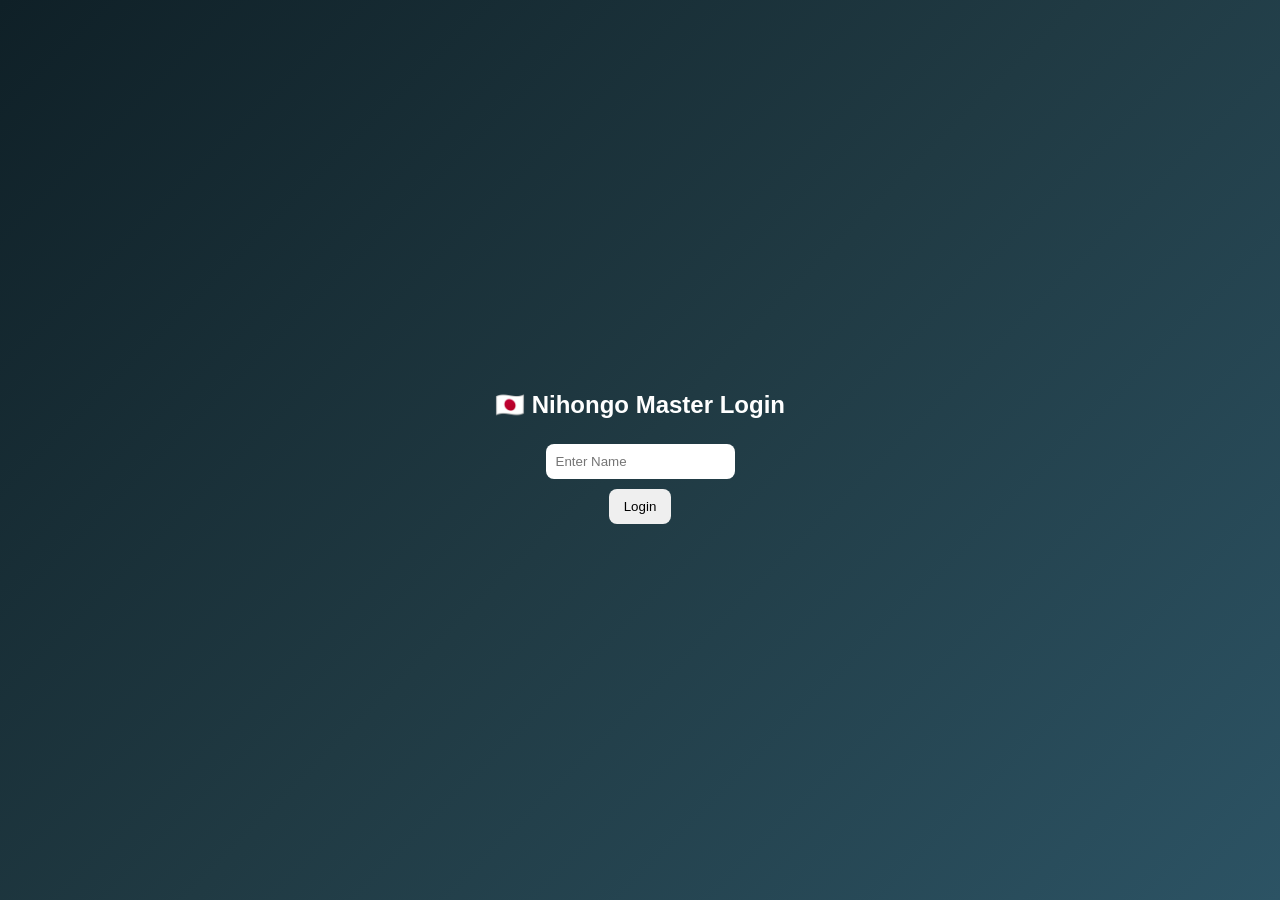
<file: nihongozen/index.html>
<!DOCTYPE html>
<html lang="en">
<head>
<meta charset="UTF-8">
<title>Nihongo Master Pro</title>
<meta name="viewport" content="width=device-width, initial-scale=1.0">

<style>
body{
margin:0;
font-family:Arial;
background:linear-gradient(135deg,#0f2027,#203a43,#2c5364);
color:white;
}

.hidden{display:none;}

.center{
display:flex;
justify-content:center;
align-items:center;
height:100vh;
flex-direction:column;
}

input{
padding:10px;
margin:5px;
border-radius:8px;
border:none;
}

button{
padding:10px 15px;
border:none;
border-radius:8px;
cursor:pointer;
margin:5px;
}

.card{
background:rgba(255,255,255,0.1);
padding:15px;
margin:10px;
border-radius:12px;
cursor:pointer;
}

.container{
padding:15px;
}

.progress{
background:#444;
border-radius:10px;
overflow:hidden;
height:15px;
width:100%;
}

.bar{
height:15px;
background:limegreen;
width:0%;
}

</style>
</head>

<body>

<!-- LOGIN -->
<div id="loginPage" class="center">
<h2>🇯🇵 Nihongo Master Login</h2>
<input id="user" placeholder="Enter Name">
<button onclick="login()">Login</button>
</div>

<!-- DASHBOARD -->
<div id="dashboard" class="hidden container">

<h2>Welcome, <span id="name"></span> 👤</h2>

<div class="card" onclick="openCourse()">📘 Start N5–N1 Learning</div>
<div class="card" onclick="openKanji()">🈶 Kanji Practice</div>

<h3>📊 Progress</h3>
<div class="progress">
<div id="bar" class="bar"></div>
</div>

<button onclick="logout()">Logout</button>
</div>

<!-- COURSE -->
<div id="course" class="hidden container">
<h2>Japanese Learning</h2>

<p id="jp"></p>
<p id="en"></p>

<button onclick="next()">Next</button>
<button onclick="back()">Back</button>
</div>

<!-- KANJI -->
<div id="kanji" class="hidden container">
<h2>Kanji System 🈶</h2>

<p id="kdata"></p>

<button onclick="kanjiNext()">Next Kanji</button>
<button onclick="backDash()">Dashboard</button>
</div>

<script>

/* LOGIN */
function login(){
let name = document.getElementById("user").value;
if(name==="") return;

localStorage.setItem("user",name);
localStorage.setItem("progress",0);

showDashboard();
}

/* DASHBOARD */
function showDashboard(){
document.getElementById("loginPage").style.display="none";
document.getElementById("dashboard").style.display="block";

document.getElementById("name").innerText =
localStorage.getItem("user");

updateProgress();
}

function logout(){
localStorage.clear();
location.reload();
}

/* COURSE DATA */
let lessons=[
["私は学生です","I am a student"],
["水を飲みます","I drink water"],
["日本語を勉強します","I study Japanese"],
["映画を見ます","I watch movies"]
];

let i=0;

function openCourse(){
document.getElementById("dashboard").style.display="none";
document.getElementById("course").style.display="block";
showLesson();
}

function showLesson(){
document.getElementById("jp").innerText=lessons[i][0];
document.getElementById("en").innerText=lessons[i][1];
}

function next(){
i++;
if(i>=lessons.length) i=0;

let p = parseInt(localStorage.getItem("progress")||0);
p = Math.min(100,p+10);
localStorage.setItem("progress",p);

updateProgress();
showLesson();
}

function back(){
document.getElementById("course").style.display="none";
document.getElementById("dashboard").style.display="block";
}

/* PROGRESS */
function updateProgress(){
let p = localStorage.getItem("progress")||0;
document.getElementById("bar").style.width=p+"%";
}

/* KANJI SYSTEM (EXPANDABLE 1000+) */
let kanjiList=[];

/* generate structure for 1000+ system */
for(let x=1;x<=100;x++){
kanjiList.push({
k:"漢字 "+x,
m:"Meaning "+x
});
}

let k=0;

function openKanji(){
document.getElementById("dashboard").style.display="none";
document.getElementById("kanji").style.display="block";
showKanji();
}

function showKanji(){
document.getElementById("kdata").innerText =
kanjiList[k].k+" = "+kanjiList[k].m;
}

function kanjiNext(){
k++;
if(k>=kanjiList.length) k=0;
showKanji();
}

function backDash(){
document.getElementById("kanji").style.display="none";
document.getElementById("dashboard").style.display="block";
}

/* AUTO LOGIN CHECK */
if(localStorage.getItem("user")){
showDashboard();
}

</script>

</body>
</html>
</file>
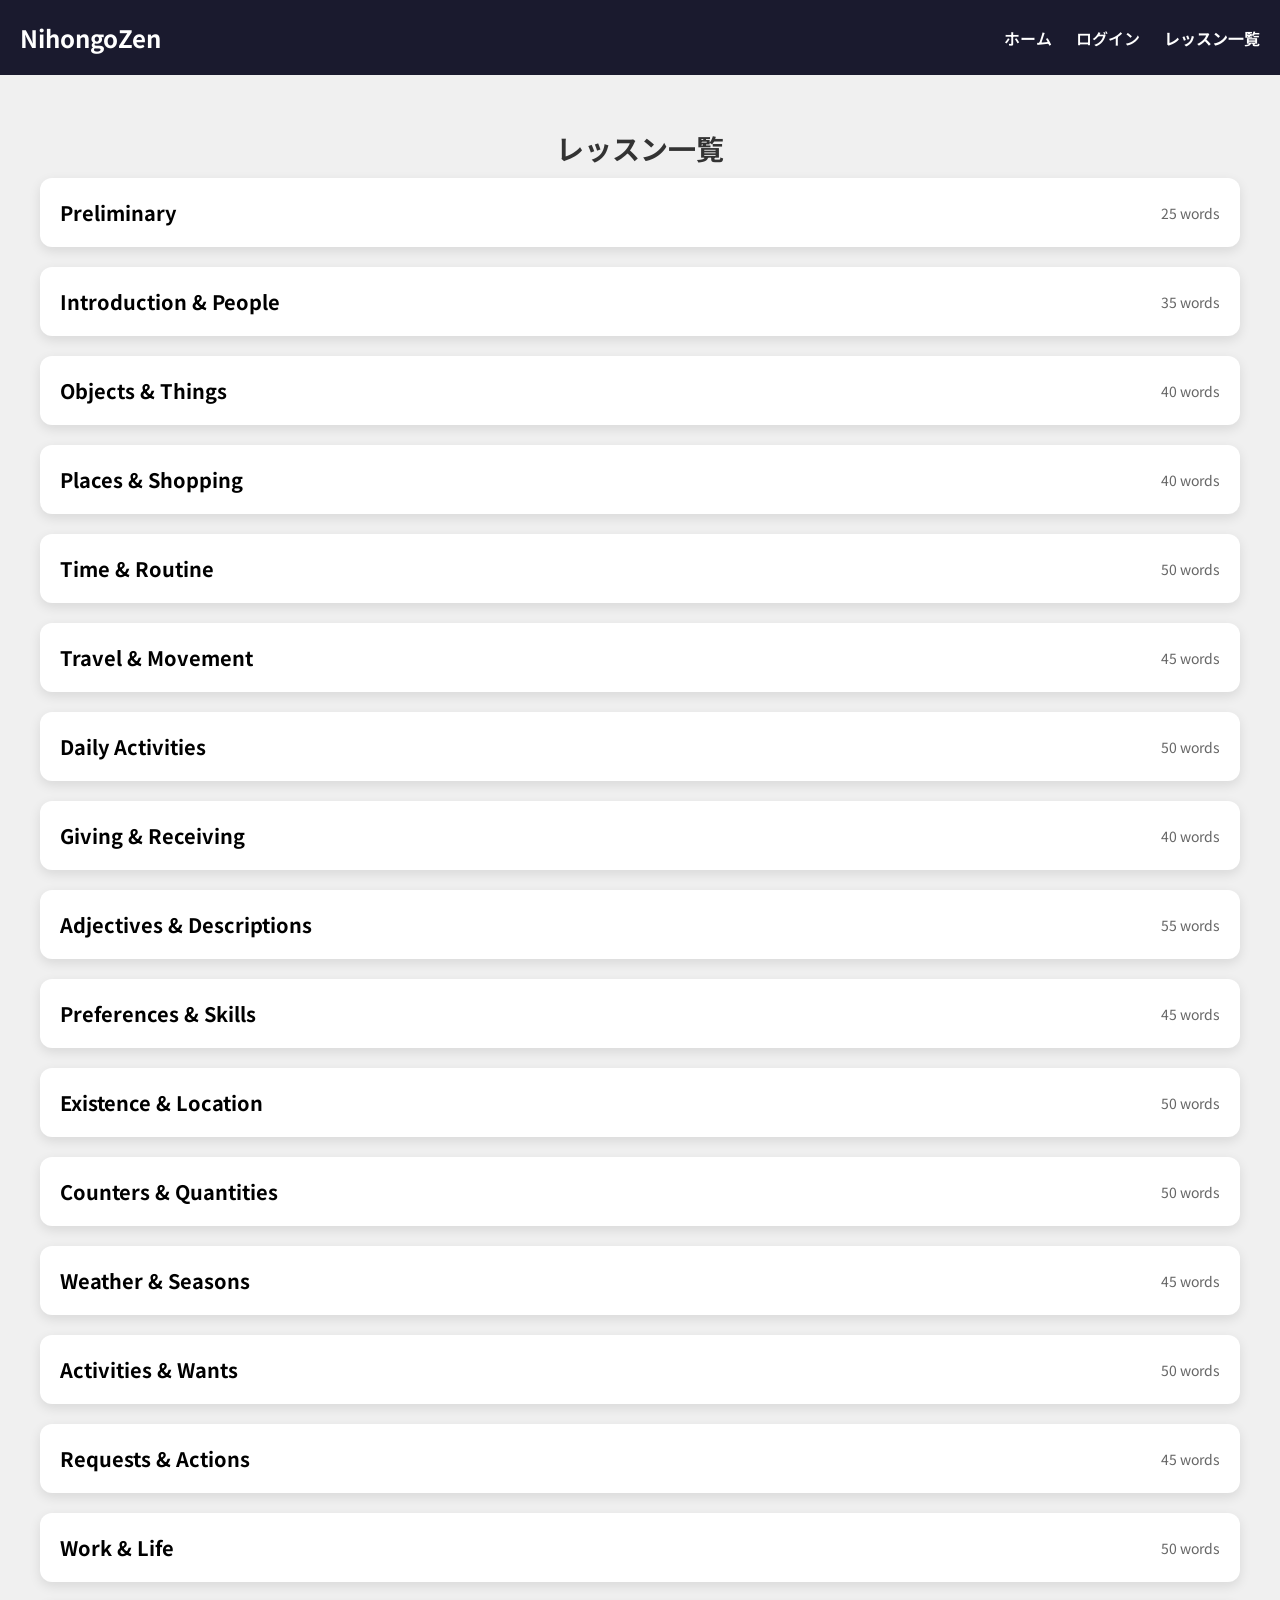
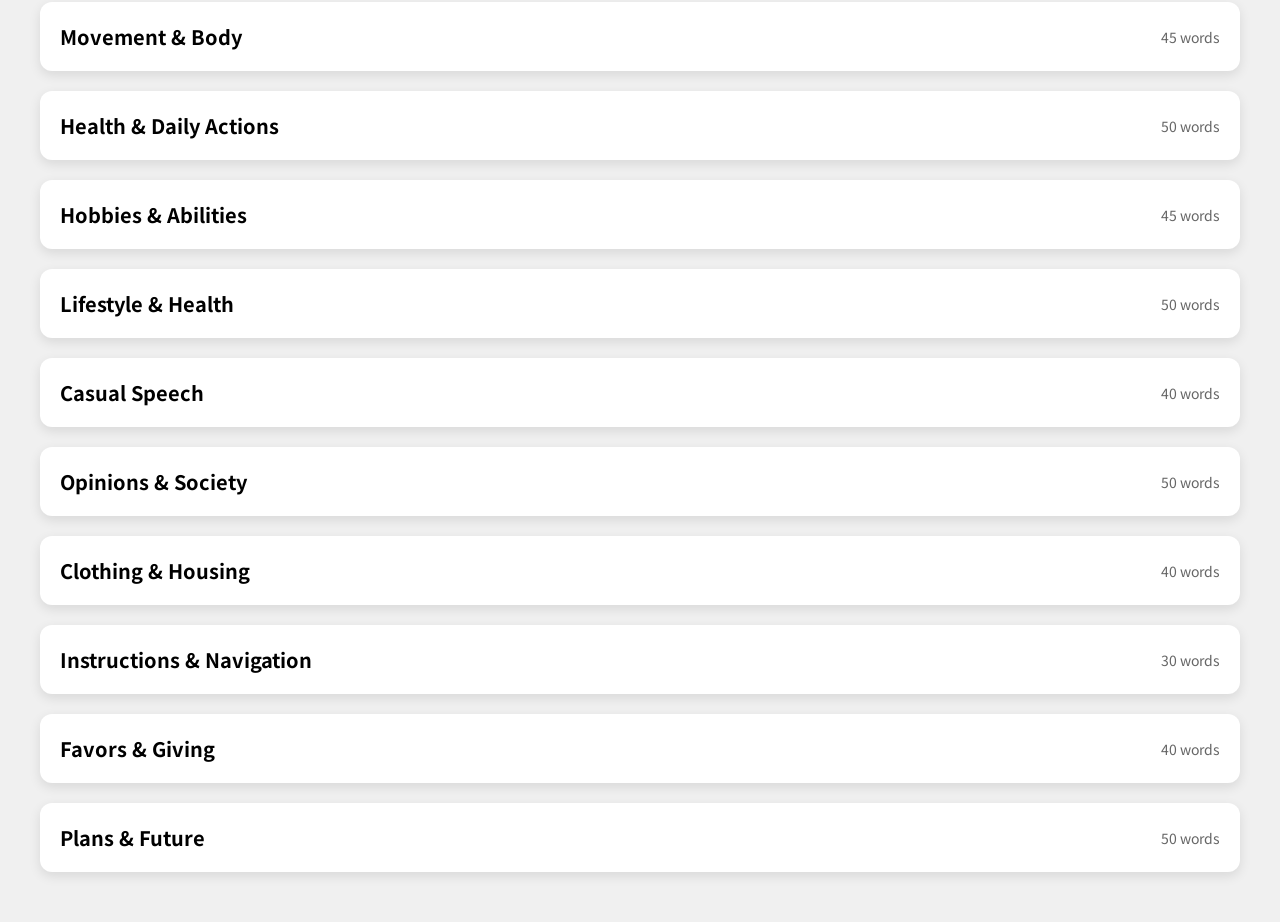
<file: lessons.html>
<!DOCTYPE html>
<html lang="ja">
<head>
<meta charset="UTF-8" />
<meta name="viewport" content="width=device-width, initial-scale=1.0" />
<title>NihongoZen - レッスン一覧</title>
<link rel="stylesheet" href="css/style.css" />
<!-- Google Fonts -->
<link href="https://fonts.googleapis.com/css2?family=Noto+Sans+JP&display=swap" rel="stylesheet" />
<style>
  body {
    font-family: 'Noto Sans JP', sans-serif;
    background: #f0f0f0;
    margin: 0; padding: 0;
  }
  header {
    background-color: #1A1A2E;
    padding: 20px;
    display: flex; justify-content: space-between; align-items: center;
    color: #fff;
  }
  header h1 { margin: 0; font-size: 24px; }
  header nav a { color: #fff; margin-left: 20px; text-decoration: none; font-weight: 600; }
  main { padding: 30px; max-width: 1200px; margin: auto; }
  h2 { font-size: 28px; margin-bottom: 10px; color: #333; }
  .lesson-card {
    background: #fff;
    border-radius: 12px;
    box-shadow: 0 4px 12px rgba(0,0,0,0.1);
    padding: 20px;
    margin-bottom: 20px;
    display: flex; justify-content: space-between; align-items: center;
    cursor: pointer; transition: all 0.2s;
  }
  .lesson-card:hover { box-shadow: 0 8px 20px rgba(0,0,0,0.2); transform: translateY(-2px); }
  .lesson-title { font-size: 20px; font-weight: 700; }
  .lesson-info { font-size: 14px; color: #666; }
  .lesson-count { font-weight: 600; color: #444; }
</style>
</head>
<body>

<header>
  <h1>NihongoZen</h1>
  <nav>
    <a href="index.html">ホーム</a>
    <a href="login.html">ログイン</a>
    <a href="lessons.html" style="font-weight: bold;">レッスン一覧</a>
  </nav>
</header>

<main>
<h2>レッスン一覧</h2>
<div id="lessons-container"></div>
</main>

<script>
  const lessons = [
    { lesson: 0, title: "Preliminary", vocabCount: 25 },
    { lesson: 1, title: "Introduction & People", vocabCount: 35 },
    { lesson: 2, title: "Objects & Things", vocabCount: 40 },
    { lesson: 3, title: "Places & Shopping", vocabCount: 40 },
    { lesson: 4, title: "Time & Routine", vocabCount: 50 },
    { lesson: 5, title: "Travel & Movement", vocabCount: 45 },
    { lesson: 6, title: "Daily Activities", vocabCount: 50 },
    { lesson: 7, title: "Giving & Receiving", vocabCount: 40 },
    { lesson: 8, title: "Adjectives & Descriptions", vocabCount: 55 },
    { lesson: 9, title: "Preferences & Skills", vocabCount: 45 },
    { lesson: 10, title: "Existence & Location", vocabCount: 50 },
    { lesson: 11, title: "Counters & Quantities", vocabCount: 50 },
    { lesson: 12, title: "Weather & Seasons", vocabCount: 45 },
    { lesson: 13, title: "Activities & Wants", vocabCount: 50 },
    { lesson: 14, title: "Requests & Actions", vocabCount: 45 },
    { lesson: 15, title: "Work & Life", vocabCount: 50 },
    { lesson: 16, title: "Movement & Body", vocabCount: 45 },
    { lesson: 17, title: "Health & Daily Actions", vocabCount: 50 },
    { lesson: 18, title: "Hobbies & Abilities", vocabCount: 45 },
    { lesson: 19, title: "Lifestyle & Health", vocabCount: 50 },
    { lesson: 20, title: "Casual Speech", vocabCount: 40 },
    { lesson: 21, title: "Opinions & Society", vocabCount: 50 },
    { lesson: 22, title: "Clothing & Housing", vocabCount: 40 },
    { lesson: 23, title: "Instructions & Navigation", vocabCount: 30 },
    { lesson: 24, title: "Favors & Giving", vocabCount: 40 },
    { lesson: 25, title: "Plans & Future", vocabCount: 50 }
  ];

  const container = document.getElementById('lessons-container');

  lessons.forEach(l => {
    const div = document.createElement('div');
    div.className = 'lesson-card';
    div.innerHTML = `
      <div class="lesson-title">${l.title}</div>
      <div class="lesson-info">${l.vocabCount} words</div>
    `;
    div.onclick = () => {
      location.href = `levels/n${l.lesson + 5}/vocabulary.html`; // Example link
    };
    container.appendChild(div);
  });
</script>

</body>
</html>
</file>
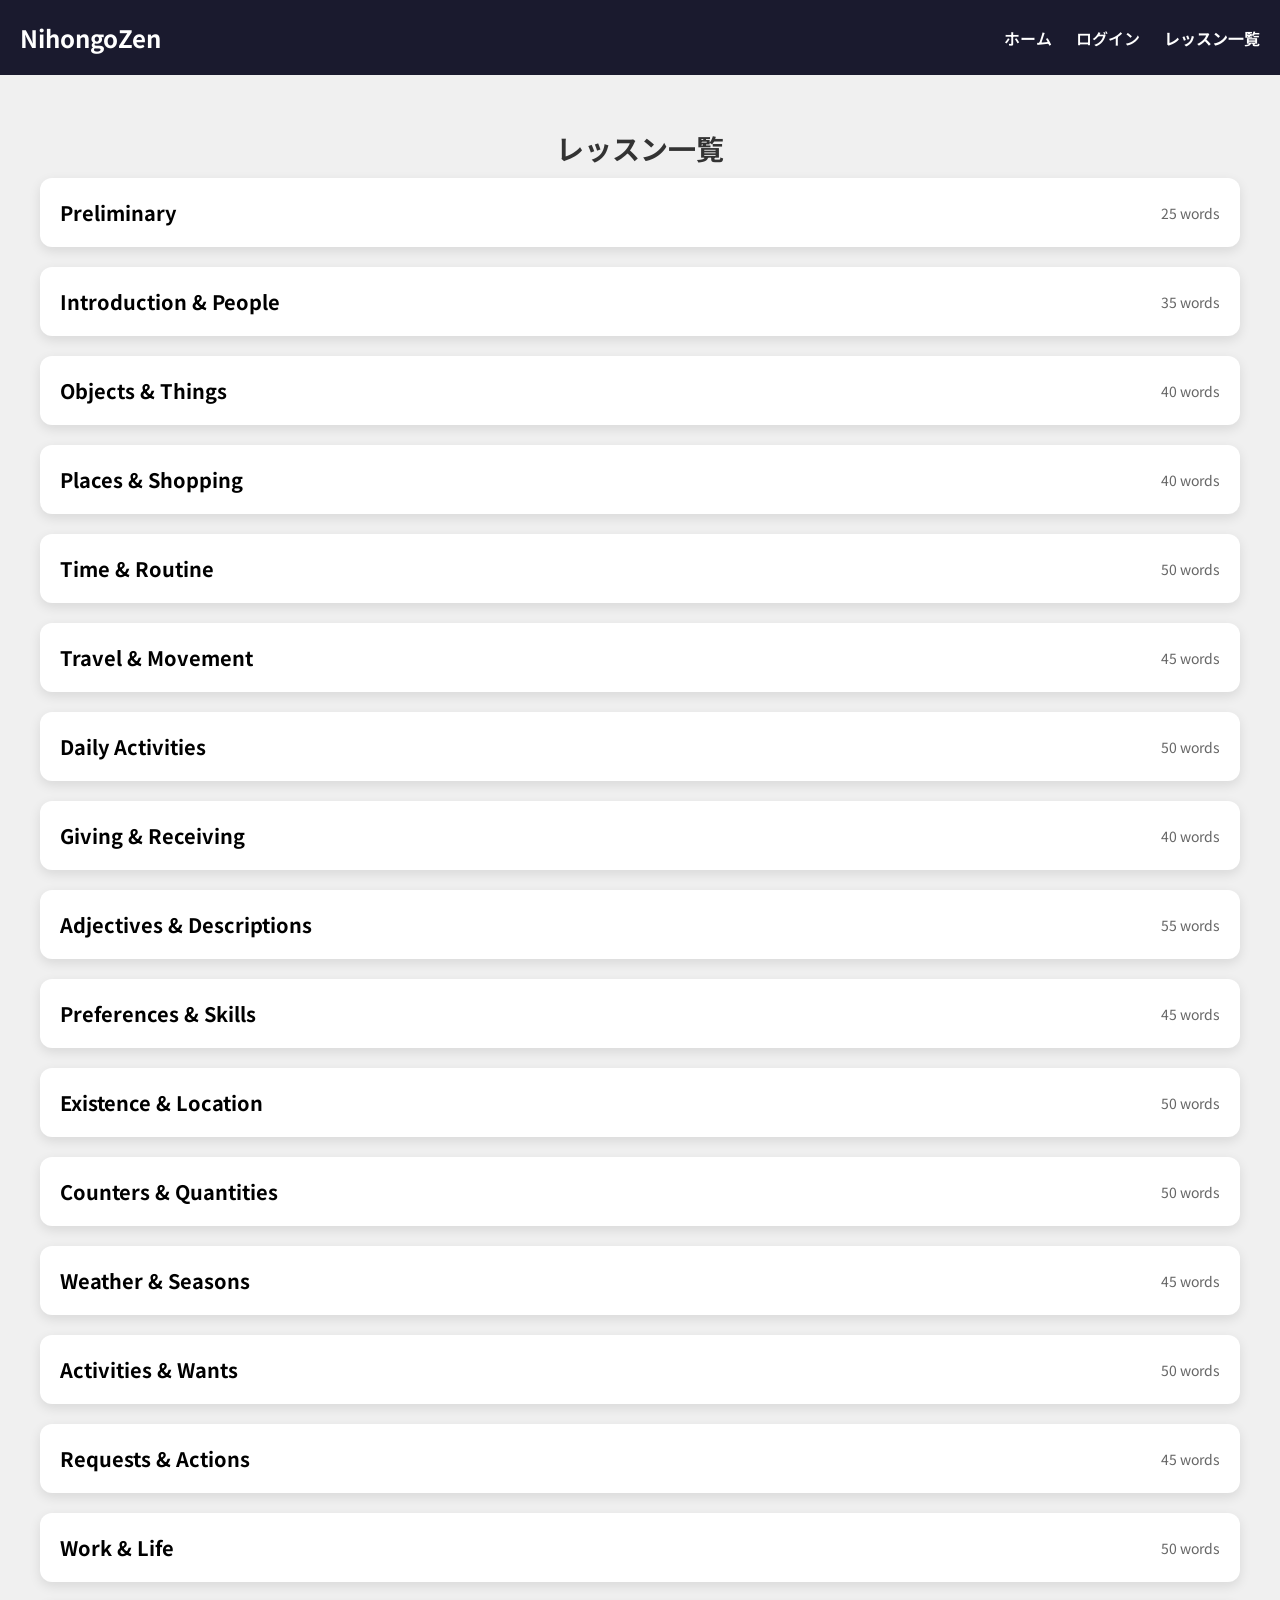
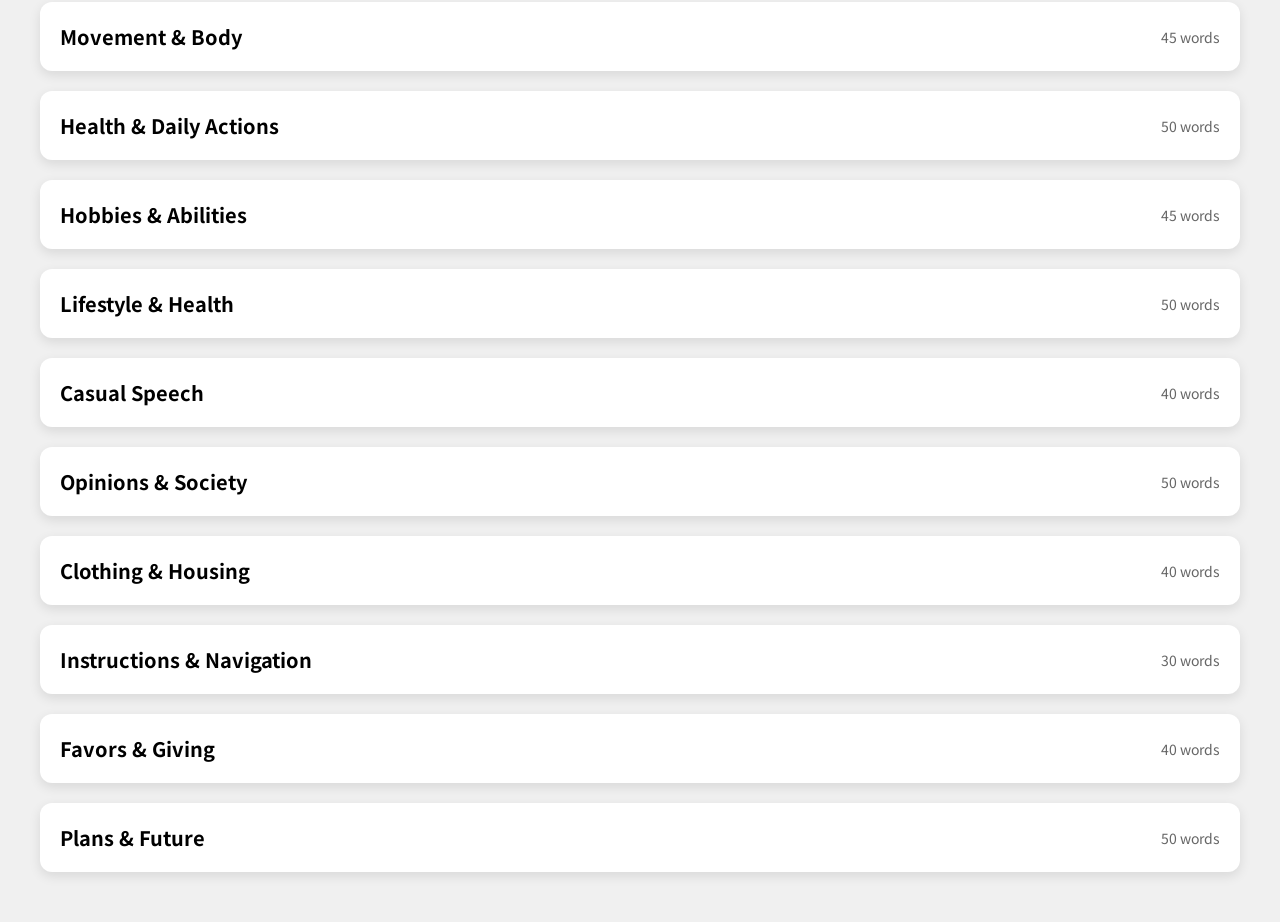
<file: Vocabulary.html>
<!DOCTYPE html>
<html lang="ja">
<head>
<meta charset="UTF-8" />
<meta name="viewport" content="width=device-width, initial-scale=1.0" />
<title>NihongoZen - レッスン一覧</title>
<link rel="stylesheet" href="css/style.css" />
<!-- Google Fonts -->
<link href="https://fonts.googleapis.com/css2?family=Noto+Sans+JP&display=swap" rel="stylesheet" />
<style>
  body {
    font-family: 'Noto Sans JP', sans-serif;
    background: #f0f0f0;
    margin: 0; padding: 0;
  }
  header {
    background-color: #1A1A2E;
    padding: 20px;
    display: flex; justify-content: space-between; align-items: center;
    color: #fff;
  }
  header h1 { margin: 0; font-size: 24px; }
  header nav a { color: #fff; margin-left: 20px; text-decoration: none; font-weight: 600; }
  main { padding: 30px; max-width: 1200px; margin: auto; }
  h2 { font-size: 28px; margin-bottom: 10px; color: #333; }
  .lesson-card {
    background: #fff;
    border-radius: 12px;
    box-shadow: 0 4px 12px rgba(0,0,0,0.1);
    padding: 20px;
    margin-bottom: 20px;
    display: flex; justify-content: space-between; align-items: center;
    cursor: pointer; transition: all 0.2s;
  }
  .lesson-card:hover { box-shadow: 0 8px 20px rgba(0,0,0,0.2); transform: translateY(-2px); }
  .lesson-title { font-size: 20px; font-weight: 700; }
  .lesson-info { font-size: 14px; color: #666; }
  .lesson-count { font-weight: 600; color: #444; }
</style>
</head>
<body>

<header>
  <h1>NihongoZen</h1>
  <nav>
    <a href="index.html">ホーム</a>
    <a href="login.html">ログイン</a>
    <a href="lessons.html" style="font-weight: bold;">レッスン一覧</a>
  </nav>
</header>

<main>
<h2>レッスン一覧</h2>
<div id="lessons-container"></div>
</main>

<script>
  const lessons = [
    { lesson: 0, title: "Preliminary", vocabCount: 25 },
    { lesson: 1, title: "Introduction & People", vocabCount: 35 },
    { lesson: 2, title: "Objects & Things", vocabCount: 40 },
    { lesson: 3, title: "Places & Shopping", vocabCount: 40 },
    { lesson: 4, title: "Time & Routine", vocabCount: 50 },
    { lesson: 5, title: "Travel & Movement", vocabCount: 45 },
    { lesson: 6, title: "Daily Activities", vocabCount: 50 },
    { lesson: 7, title: "Giving & Receiving", vocabCount: 40 },
    { lesson: 8, title: "Adjectives & Descriptions", vocabCount: 55 },
    { lesson: 9, title: "Preferences & Skills", vocabCount: 45 },
    { lesson: 10, title: "Existence & Location", vocabCount: 50 },
    { lesson: 11, title: "Counters & Quantities", vocabCount: 50 },
    { lesson: 12, title: "Weather & Seasons", vocabCount: 45 },
    { lesson: 13, title: "Activities & Wants", vocabCount: 50 },
    { lesson: 14, title: "Requests & Actions", vocabCount: 45 },
    { lesson: 15, title: "Work & Life", vocabCount: 50 },
    { lesson: 16, title: "Movement & Body", vocabCount: 45 },
    { lesson: 17, title: "Health & Daily Actions", vocabCount: 50 },
    { lesson: 18, title: "Hobbies & Abilities", vocabCount: 45 },
    { lesson: 19, title: "Lifestyle & Health", vocabCount: 50 },
    { lesson: 20, title: "Casual Speech", vocabCount: 40 },
    { lesson: 21, title: "Opinions & Society", vocabCount: 50 },
    { lesson: 22, title: "Clothing & Housing", vocabCount: 40 },
    { lesson: 23, title: "Instructions & Navigation", vocabCount: 30 },
    { lesson: 24, title: "Favors & Giving", vocabCount: 40 },
    { lesson: 25, title: "Plans & Future", vocabCount: 50 }
  ];

  const container = document.getElementById('lessons-container');

  lessons.forEach(l => {
    const div = document.createElement('div');
    div.className = 'lesson-card';
    div.innerHTML = `
      <div class="lesson-title">${l.title}</div>
      <div class="lesson-info">${l.vocabCount} words</div>
    `;
    div.onclick = () => {
      location.href = `levels/n${l.lesson + 5}/vocabulary.html`; // Example link
    };
    container.appendChild(div);
  });
</script>

</body>
</html>
</file>
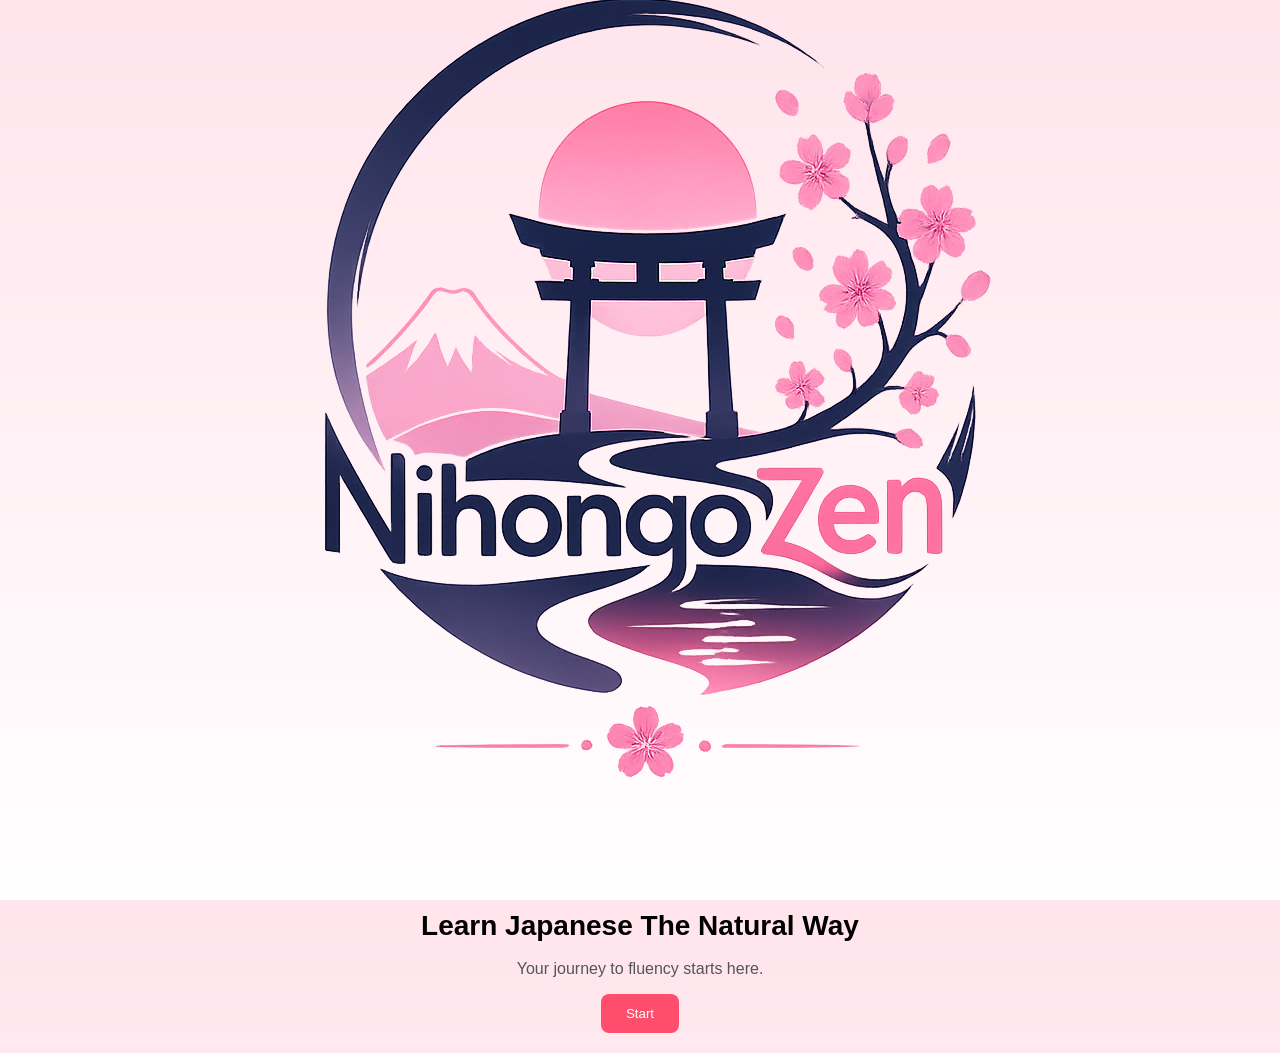
<file: welcome.html>
<!DOCTYPE html>
<html lang="en">
<head>
<meta charset="UTF-8">
<meta name="viewport" content="width=device-width, initial-scale=1.0">
<title>Welcome | NihongoZen</title>

<link rel="stylesheet" href="css/style.css">
<link rel="stylesheet" href="css/welcome.css">
</head>

<body>

<div class="welcome-container">
  <img src="assets/logo.png" class="logo" alt="NihongoZen Logo" />

  <h1>Learn Japanese The Natural Way</h1>
  <p>Your journey to fluency starts here.</p>

  <button onclick="startApp()">Start</button>
</div>

<script>
function startApp() {
  window.location.href = "index.html";
}
</script>

</body>
</html>
</file>
<file: css/style.css>
body {
  margin: 0;
  font-family: "Segoe UI", sans-serif;
  background: #fff8f9;
  text-align: center;
}

.header {
  display: flex;
  justify-content: flex-start;
  padding: 20px;
}

.logo {
  display: flex;
  align-items: center;
  gap: 10px;
}

.hero {
  margin-top: 100px;
}

button {
  padding: 12px 25px;
  border: none;
  background: #ff4d6d;
  color: white;
  border-radius: 8px;
  cursor: pointer;
}
</file>
<file: css/welcome.css>
body {
  margin: 0;
  font-family: Arial, sans-serif;
  background: linear-gradient(#ffe4ec, #ffffff);
  display: flex;
  justify-content: center;
  align-items: center;
  height: 100vh;
  text-align: center;
}

.welcome-container {
  animation: fadeIn 1.5s ease;
  padding: 20px;
}

.welcome-logo {
  width: 150px;
  margin-bottom: 20px;
}

.welcome-container h1 {
  font-size: 28px;
}

.welcome-container p {
  color: #555;
}

.start-btn {
  margin-top: 20px;
  padding: 12px 20px;
  background: #e85d75;
  color: white;
  border: none;
  border-radius: 8px;
  cursor: pointer;
}

@keyframes fadeIn {
  from { opacity: 0; transform: translateY(20px);}
  to { opacity: 1; transform: translateY(0);}
}
</file>
